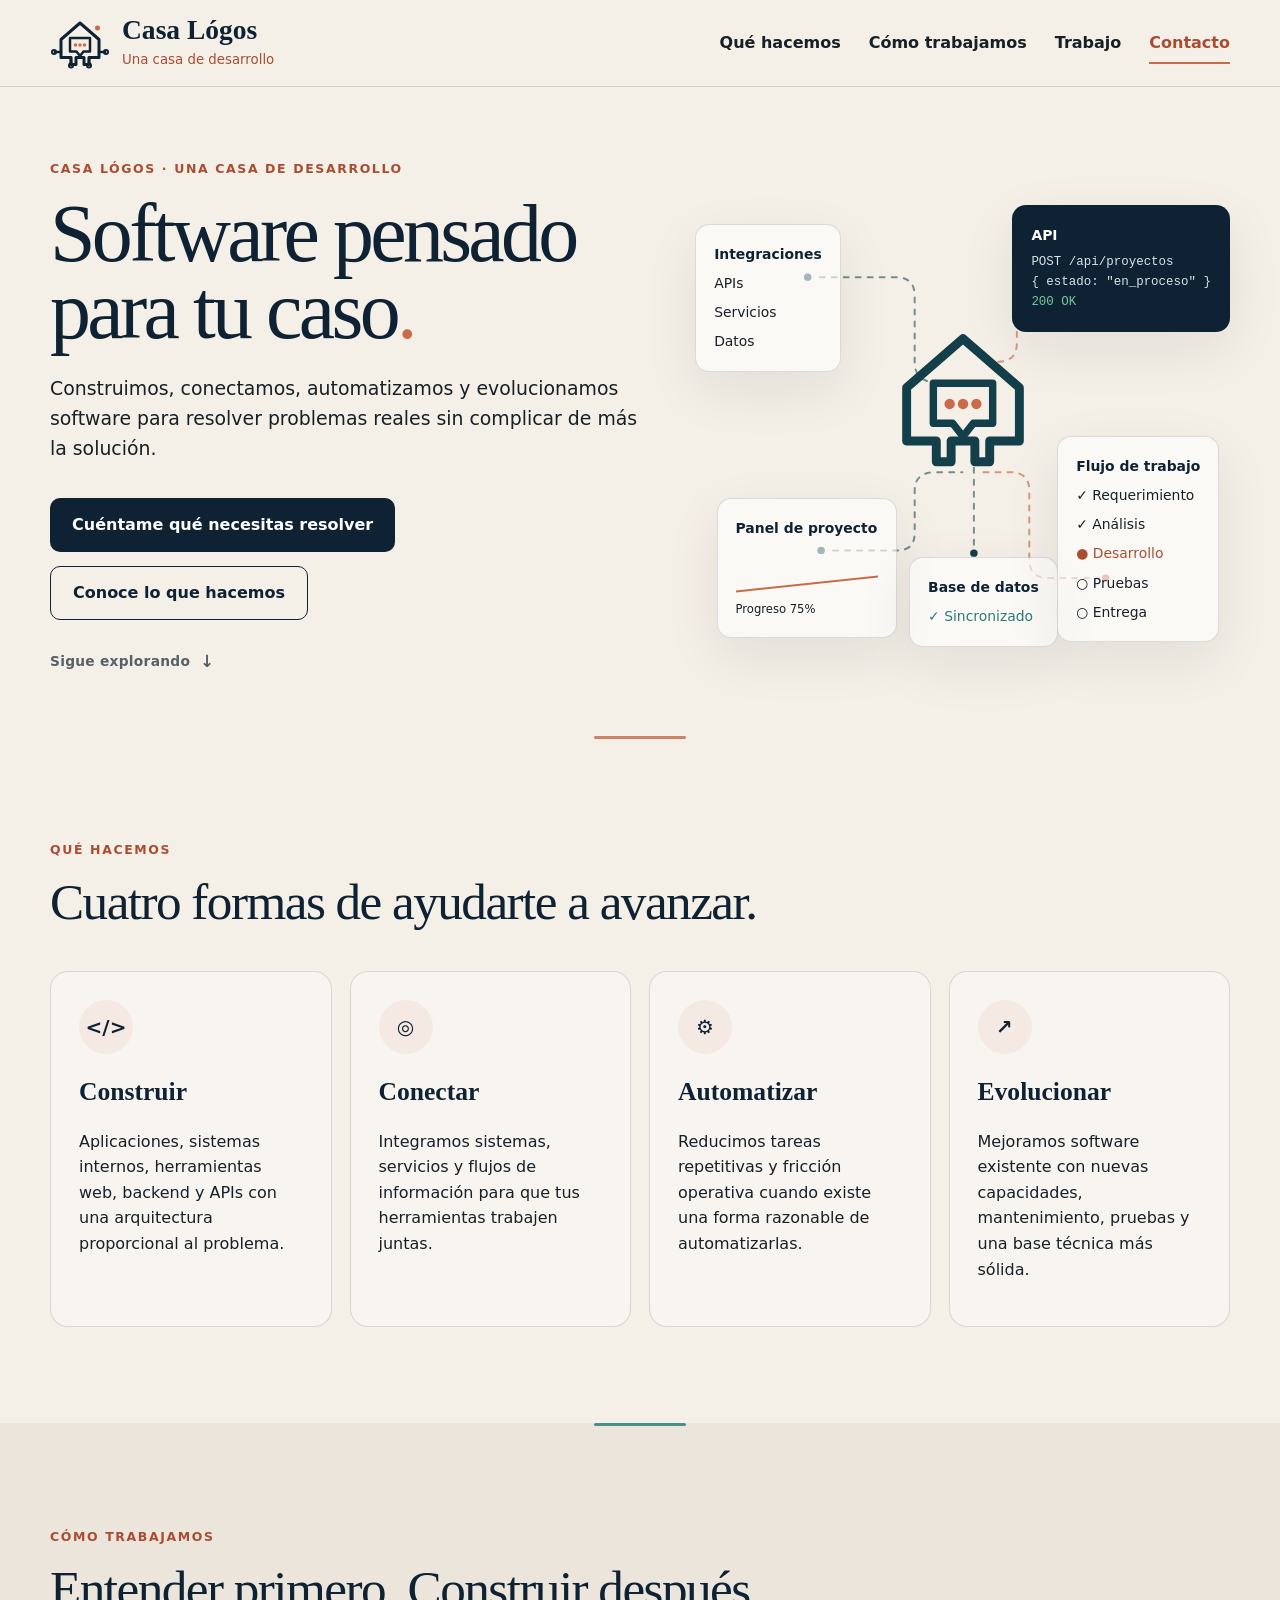
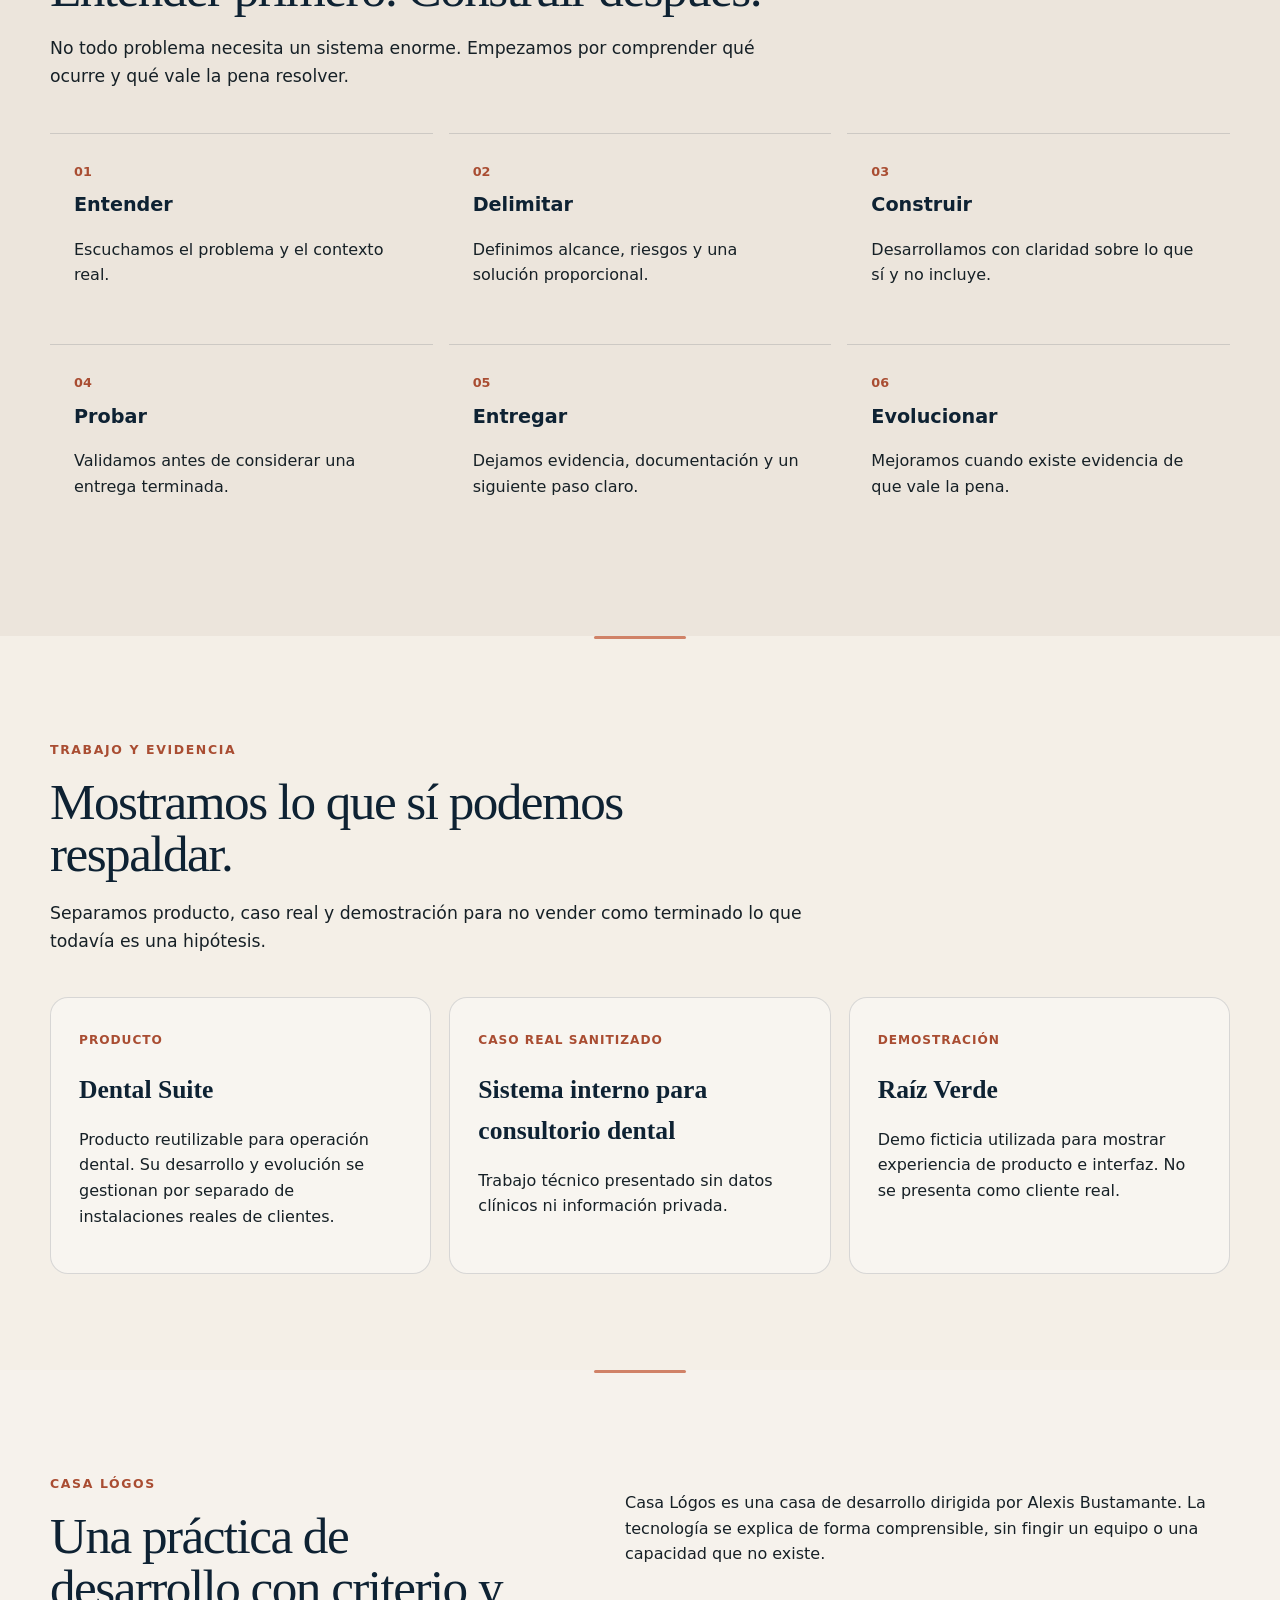
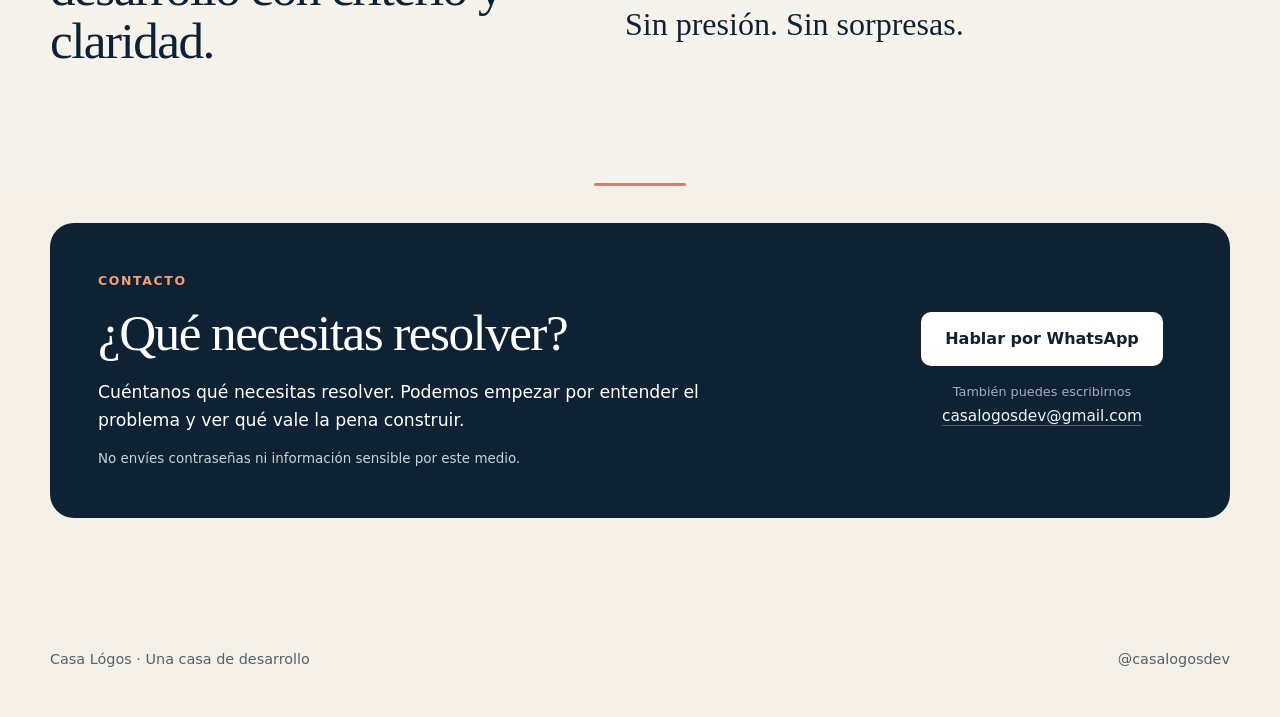
<file: index.html>
<!doctype html>
<html lang="es">
<head>
<meta charset="utf-8">
<meta name="viewport" content="width=device-width, initial-scale=1">
<title>Casa Lógos — Una casa de desarrollo</title>
<meta name="description" content="Casa Lógos construye, conecta, automatiza y evoluciona software pensado para tu caso.">
<link rel="icon" href="assets/favicon.svg" type="image/svg+xml">
<link rel="stylesheet" href="styles.css">
</head>
<body>
<header class="site-header">
<div class="container nav">
<a class="brand" href="#inicio" aria-label="Casa Lógos, inicio">
<svg class="brand-mark" viewBox="0 0 120 120" aria-hidden="true">
<path d="M22 53 60 20l38 33v36H78v14H68V89H52v14H42V89H22Z" fill="none" stroke="currentColor" stroke-width="6" stroke-linejoin="round"/>
<path d="M40 50h40v27H67l-7 9-7-9H40Z" fill="none" stroke="currentColor" stroke-width="5" stroke-linejoin="round"/>
<circle cx="51" cy="64" r="3.5"/><circle cx="60" cy="64" r="3.5"/><circle cx="69" cy="64" r="3.5"/>
<path d="M22 78H10M98 78h12M42 89v12M78 89v12" fill="none" stroke="currentColor" stroke-width="5" stroke-linecap="round"/>
<circle cx="8" cy="78" r="4" fill="none" stroke="currentColor" stroke-width="4"/>
<circle cx="112" cy="78" r="4" fill="none" stroke="currentColor" stroke-width="4"/>
<circle cx="42" cy="105" r="4" fill="none" stroke="currentColor" stroke-width="4"/>
<circle cx="78" cy="105" r="4" fill="none" stroke="currentColor" stroke-width="4"/>
<circle class="accent-dot" cx="95" cy="30" r="5"/>
</svg>
<span><strong>Casa Lógos</strong><small>Una casa de desarrollo</small></span>
</a>
<button class="menu-toggle" aria-expanded="false" aria-controls="menu">Menú</button>
<nav id="menu" class="menu">
<span class="menu-kicker">Explorar Casa Lógos</span>
<a href="#que-hacemos">Qué hacemos</a>
<a href="#como-trabajamos">Cómo trabajamos</a>
<a href="#trabajo">Trabajo</a>
<a href="#contacto">Contacto</a>
</nav>
</div>
</header>

<main>
<section id="inicio" class="hero">
<div class="container hero-grid">
<div class="hero-copy">
<p class="eyebrow">Casa Lógos · Una casa de desarrollo</p>
<h1>Software pensado<br>para tu caso<span>.</span></h1>
<p class="lead">Construimos, conectamos, automatizamos y evolucionamos software para resolver problemas reales sin complicar de más la solución.</p>
<div class="hero-actions">
<a class="btn primary" href="#contacto">Cuéntame qué necesitas resolver</a>
<a class="btn secondary" href="#que-hacemos">Conoce lo que hacemos</a>
</div>
<a class="scroll-cue" href="#que-hacemos" aria-label="Seguir explorando Casa Lógos">
<span>Sigue explorando</span>
<span class="scroll-cue-arrow" aria-hidden="true">↓</span>
</a>
</div>

<div class="system-visual" aria-label="Diagrama ilustrativo de software, integraciones y flujo de trabajo">
<svg class="system-links" viewBox="0 0 560 500" aria-hidden="true" preserveAspectRatio="none">
<path class="link link-blue" d="M118 98 H210 Q230 98 230 118 V190 Q230 212 252 212 H282"/>
<path class="link link-orange" d="M440 88 H355 Q337 88 337 106 V170 Q337 190 316 190 H300"/>
<path class="link link-blue" d="M132 395 H212 Q230 395 230 376 V330 Q230 310 252 310 H280"/>
<path class="link link-orange" d="M302 310 H330 Q350 310 350 330 V405 Q350 425 370 425 H430"/>
<path class="link link-blue" d="M292 292 V398"/>
<circle class="link-node blue-node" cx="118" cy="98" r="5"/>
<circle class="link-node orange-node" cx="440" cy="88" r="5"/>
<circle class="link-node blue-node" cx="132" cy="395" r="5"/>
<circle class="link-node orange-node" cx="430" cy="425" r="5"/>
<circle class="link-node blue-node" cx="292" cy="398" r="5"/>
</svg>
<div class="node center-node">
<svg viewBox="0 0 120 120" aria-hidden="true">
<path d="M22 53 60 20l38 33v36H78v14H68V89H52v14H42V89H22Z" fill="none" stroke="currentColor" stroke-width="6" stroke-linejoin="round"/>
<path d="M40 50h40v27H67l-7 9-7-9H40Z" fill="none" stroke="currentColor" stroke-width="5" stroke-linejoin="round"/>
<circle cx="51" cy="64" r="3.5"/><circle cx="60" cy="64" r="3.5"/><circle cx="69" cy="64" r="3.5"/>
</svg>
</div>
<div class="panel integrations"><strong>Integraciones</strong><span>APIs</span><span>Servicios</span><span>Datos</span></div>
<div class="panel api"><strong>API</strong><code>POST /api/proyectos<br>{ estado: "en_proceso" }<br><span>200 OK</span></code></div>
<div class="panel progress"><strong>Panel de proyecto</strong><div class="spark"></div><small>Progreso 75%</small></div>
<div class="panel database"><strong>Base de datos</strong><span>✓ Sincronizado</span></div>
<div class="panel workflow"><strong>Flujo de trabajo</strong><span>✓ Requerimiento</span><span>✓ Análisis</span><span class="active">● Desarrollo</span><span>○ Pruebas</span><span>○ Entrega</span></div>
</div>
</div>
</section>

<section id="que-hacemos" class="section">
<div class="container">
<div class="section-heading">
<p class="eyebrow">Qué hacemos</p>
<h2>Cuatro formas de ayudarte a avanzar.</h2>
</div>
<div class="cards">
<article class="card"><div class="icon">&lt;/&gt;</div><h3>Construir</h3><p>Aplicaciones, sistemas internos, herramientas web, backend y APIs con una arquitectura proporcional al problema.</p></article>
<article class="card"><div class="icon">◎</div><h3>Conectar</h3><p>Integramos sistemas, servicios y flujos de información para que tus herramientas trabajen juntas.</p></article>
<article class="card"><div class="icon">⚙</div><h3>Automatizar</h3><p>Reducimos tareas repetitivas y fricción operativa cuando existe una forma razonable de automatizarlas.</p></article>
<article class="card"><div class="icon">↗</div><h3>Evolucionar</h3><p>Mejoramos software existente con nuevas capacidades, mantenimiento, pruebas y una base técnica más sólida.</p></article>
</div>
</div>
</section>

<section id="como-trabajamos" class="section alt">
<div class="container">
<div class="section-heading">
<p class="eyebrow">Cómo trabajamos</p>
<h2>Entender primero. Construir después.</h2>
<p>No todo problema necesita un sistema enorme. Empezamos por comprender qué ocurre y qué vale la pena resolver.</p>
</div>
<ol class="steps">
<li><span>01</span><strong>Entender</strong><p>Escuchamos el problema y el contexto real.</p></li>
<li><span>02</span><strong>Delimitar</strong><p>Definimos alcance, riesgos y una solución proporcional.</p></li>
<li><span>03</span><strong>Construir</strong><p>Desarrollamos con claridad sobre lo que sí y no incluye.</p></li>
<li><span>04</span><strong>Probar</strong><p>Validamos antes de considerar una entrega terminada.</p></li>
<li><span>05</span><strong>Entregar</strong><p>Dejamos evidencia, documentación y un siguiente paso claro.</p></li>
<li><span>06</span><strong>Evolucionar</strong><p>Mejoramos cuando existe evidencia de que vale la pena.</p></li>
</ol>
</div>
</section>

<section id="trabajo" class="section">
<div class="container">
<div class="section-heading">
<p class="eyebrow">Trabajo y evidencia</p>
<h2>Mostramos lo que sí podemos respaldar.</h2>
<p>Separamos producto, caso real y demostración para no vender como terminado lo que todavía es una hipótesis.</p>
</div>
<div class="work-grid">
<article class="work-card"><span class="tag">Producto</span><h3>Dental Suite</h3><p>Producto reutilizable para operación dental. Su desarrollo y evolución se gestionan por separado de instalaciones reales de clientes.</p></article>
<article class="work-card"><span class="tag">Caso real sanitizado</span><h3>Sistema interno para consultorio dental</h3><p>Trabajo técnico presentado sin datos clínicos ni información privada.</p></article>
<article class="work-card"><span class="tag">Demostración</span><h3>Raíz Verde</h3><p>Demo ficticia utilizada para mostrar experiencia de producto e interfaz. No se presenta como cliente real.</p></article>
</div>
</div>
</section>

<section class="section about">
<div class="container about-grid">
<div>
<p class="eyebrow">Casa Lógos</p>
<h2>Una práctica de desarrollo con criterio y claridad.</h2>
</div>
<div>
<p>Casa Lógos es una casa de desarrollo dirigida por Alexis Bustamante. La tecnología se explica de forma comprensible, sin fingir un equipo o una capacidad que no existe.</p>
<p class="principle">Sin presión. Sin sorpresas.</p>
</div>
</div>
</section>

<section id="contacto" class="contact section">
<div class="container contact-box">
<div class="contact-copy">
<p class="eyebrow">Contacto</p>
<h2>¿Qué necesitas resolver?</h2>
<p>Cuéntanos qué necesitas resolver. Podemos empezar por entender el problema y ver qué vale la pena construir.</p>
<p class="contact-note">No envíes contraseñas ni información sensible por este medio.</p>
</div>
<div class="contact-actions">
<a class="contact-action contact-action-primary" href="https://wa.me/522298895406?text=Hola%2C%20vi%20Casa%20L%C3%B3gos%20y%20quisiera%20platicar%20sobre%20algo%20que%20necesito%20resolver." target="_blank" rel="noopener noreferrer">Hablar por WhatsApp</a>
<div class="contact-email-group">
<span class="contact-email-label">También puedes escribirnos</span>
<a class="contact-email" href="mailto:casalogosdev@gmail.com?subject=Consulta%20desde%20Casa%20L%C3%B3gos">casalogosdev@gmail.com</a>
</div>
</div>
</div>
</section>
</main>

<footer>
<div class="container footer-inner">
<span>Casa Lógos · Una casa de desarrollo</span>
<span>@casalogosdev</span>
</div>
</footer>

<script src="script.js"></script>
</body>
</html>
</file>
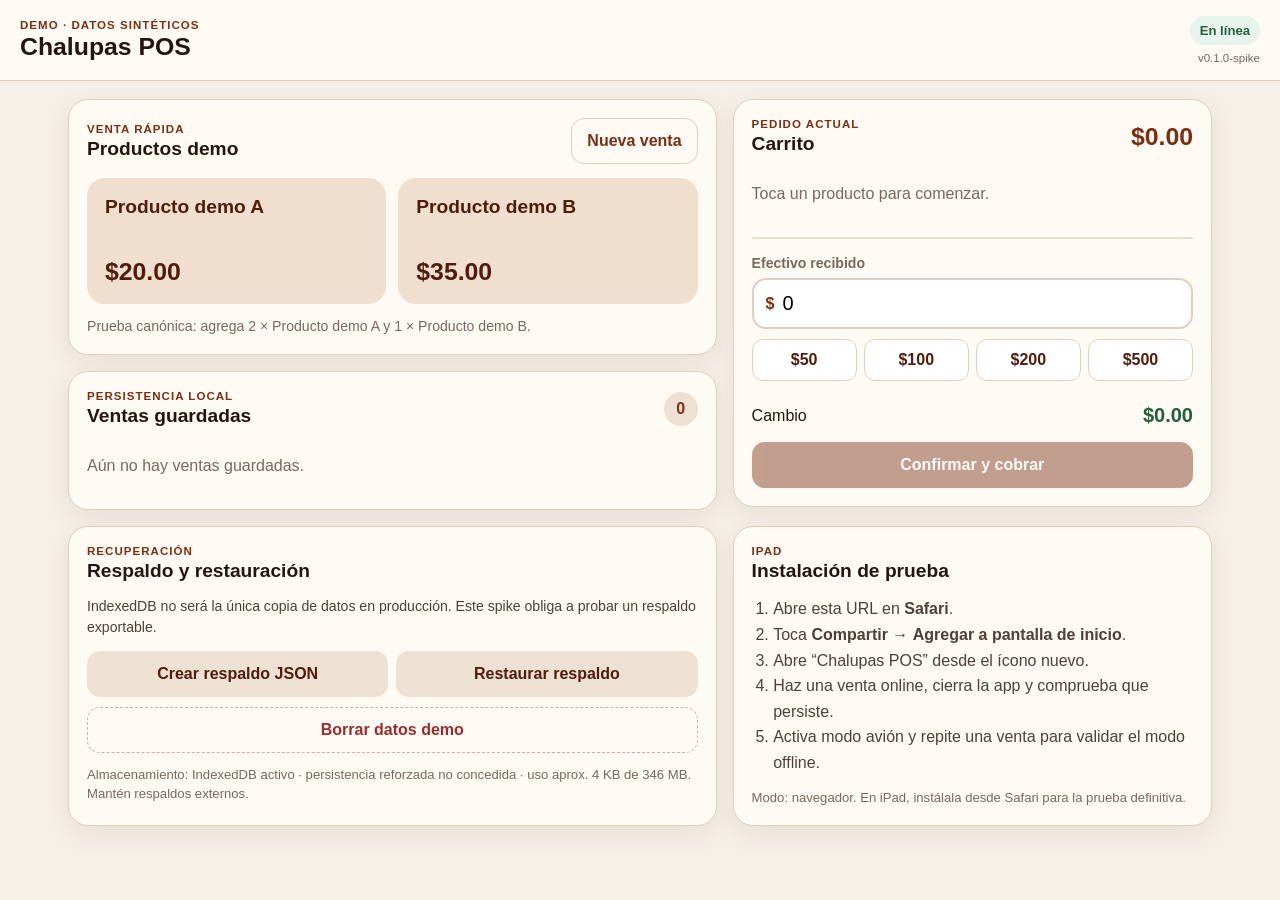
<file: demos/chalupas-pos-pwa/index.html>
<!doctype html>
<html lang="es">
<head>
  <meta charset="utf-8" />
  <meta name="viewport" content="width=device-width, initial-scale=1, viewport-fit=cover" />
  <meta name="theme-color" content="#7a2f13" />
  <meta name="apple-mobile-web-app-capable" content="yes" />
  <meta name="apple-mobile-web-app-status-bar-style" content="default" />
  <meta name="apple-mobile-web-app-title" content="Chalupas POS" />
  <title>Chalupas POS — Spike PWA</title>
  <link rel="manifest" href="./manifest.webmanifest?v=3" />
  <link rel="apple-touch-icon" sizes="152x152" href="./apple-touch-icon-v3-152.png" />
  <link rel="apple-touch-icon" sizes="180x180" href="./apple-touch-icon-v3-180.png" />
  <link rel="stylesheet" href="./styles.css" />
</head>
<body>
  <header class="topbar">
    <div>
      <p class="eyebrow">DEMO · DATOS SINTÉTICOS</p>
      <h1>Chalupas POS</h1>
    </div>
    <div class="status-wrap">
      <span id="networkStatus" class="status">Comprobando red…</span>
      <span class="version">v0.1.0-spike</span>
    </div>
  </header>

  <main class="layout">
    <section class="panel products-panel" aria-labelledby="productos-title">
      <div class="section-head">
        <div>
          <p class="kicker">Venta rápida</p>
          <h2 id="productos-title">Productos demo</h2>
        </div>
        <button id="newSaleBtn" class="button ghost" type="button">Nueva venta</button>
      </div>
      <div id="productGrid" class="product-grid" aria-live="polite"></div>
      <p class="helper">Prueba canónica: agrega 2 × Producto demo A y 1 × Producto demo B.</p>
    </section>

    <section class="panel cart-panel" aria-labelledby="pedido-title">
      <div class="section-head">
        <div>
          <p class="kicker">Pedido actual</p>
          <h2 id="pedido-title">Carrito</h2>
        </div>
        <strong id="cartTotal" class="total">$0</strong>
      </div>
      <div id="cartList" class="cart-list empty-state">Toca un producto para comenzar.</div>
      <div class="payment-box">
        <label for="receivedAmount">Efectivo recibido</label>
        <div class="money-row">
          <span>$</span>
          <input id="receivedAmount" inputmode="decimal" type="number" min="0" step="1" value="0" />
        </div>
        <div class="quick-cash" aria-label="Montos rápidos">
          <button type="button" data-cash="50">$50</button>
          <button type="button" data-cash="100">$100</button>
          <button type="button" data-cash="200">$200</button>
          <button type="button" data-cash="500">$500</button>
        </div>
        <div class="change-row">
          <span>Cambio</span>
          <strong id="changeAmount">$0</strong>
        </div>
        <button id="chargeBtn" class="button primary full" type="button" disabled>Confirmar y cobrar</button>
      </div>
    </section>

    <section class="panel history-panel" aria-labelledby="historial-title">
      <div class="section-head">
        <div>
          <p class="kicker">Persistencia local</p>
          <h2 id="historial-title">Ventas guardadas</h2>
        </div>
        <span id="saleCount" class="badge">0</span>
      </div>
      <div id="salesList" class="sales-list empty-state">Aún no hay ventas guardadas.</div>
    </section>

    <section class="panel recovery-panel" aria-labelledby="respaldo-title">
      <div class="section-head">
        <div>
          <p class="kicker">Recuperación</p>
          <h2 id="respaldo-title">Respaldo y restauración</h2>
        </div>
      </div>
      <p class="helper strong">IndexedDB no será la única copia de datos en producción. Este spike obliga a probar un respaldo exportable.</p>
      <div class="button-row">
        <button id="backupBtn" class="button secondary" type="button">Crear respaldo JSON</button>
        <label class="button secondary file-button" for="restoreInput">Restaurar respaldo</label>
        <input id="restoreInput" type="file" accept="application/json,.json" hidden />
      </div>
      <button id="resetBtn" class="button danger-text" type="button">Borrar datos demo</button>
      <p id="storageStatus" class="storage-status">Almacenamiento: comprobando…</p>
    </section>

    <section class="panel install-panel" aria-labelledby="instalar-title">
      <div class="section-head">
        <div>
          <p class="kicker">iPad</p>
          <h2 id="instalar-title">Instalación de prueba</h2>
        </div>
      </div>
      <ol class="install-steps">
        <li>Abre esta URL en <strong>Safari</strong>.</li>
        <li>Toca <strong>Compartir</strong> → <strong>Agregar a pantalla de inicio</strong>.</li>
        <li>Abre “Chalupas POS” desde el ícono nuevo.</li>
        <li>Haz una venta online, cierra la app y comprueba que persiste.</li>
        <li>Activa modo avión y repite una venta para validar el modo offline.</li>
      </ol>
      <p id="installMode" class="storage-status"></p>
    </section>
  </main>

  <dialog id="receiptDialog" class="receipt-dialog">
    <div class="receipt-card">
      <p class="eyebrow">VENTA DEMO GUARDADA</p>
      <h2 id="receiptFolio">Folio</h2>
      <dl>
        <div><dt>Total</dt><dd id="receiptTotal">$0</dd></div>
        <div><dt>Recibido</dt><dd id="receiptReceived">$0</dd></div>
        <div><dt>Cambio</dt><dd id="receiptChange">$0</dd></div>
      </dl>
      <button id="closeReceiptBtn" class="button primary full" type="button">Listo</button>
    </div>
  </dialog>

  <div id="toast" class="toast" role="status" aria-live="polite"></div>

  <script src="./core.js"></script>
  <script src="./db.js"></script>
  <script src="./app.js"></script>
</body>
</html>
</file>
<file: styles.css>
:root{
--paper:#F4EFE7;
--paper-2:#ECE5DC;
--navy:#0E2233;
--blue:#123F4A;
--teal:#2B7A78;
--orange:#C96B4B;
--orange-text:#A94D32;
--text:#162026;
--white:#FFFFFF;
--border:rgba(14,34,51,.14);
--shadow:0 18px 55px rgba(14,34,51,.08);
}
*{box-sizing:border-box}
html{scroll-behavior:smooth}
body{margin:0;background:var(--paper);color:var(--text);font-family:Inter,system-ui,-apple-system,BlinkMacSystemFont,"Segoe UI",sans-serif;line-height:1.6}
[id]{scroll-margin-top:110px}
a{color:inherit;text-decoration:none}
.container{width:min(1180px,calc(100% - 40px));margin:auto}
.site-header{position:sticky;top:0;z-index:10;background:rgba(244,239,231,.9);backdrop-filter:blur(14px);border-bottom:1px solid var(--border)}
.nav{min-height:86px;display:flex;align-items:center;justify-content:space-between;gap:28px}
.brand{display:flex;align-items:center;gap:12px;color:var(--navy)}
.brand-mark{width:60px;height:60px;fill:var(--orange);flex:none}
.brand strong{display:block;font-family:Georgia,"Times New Roman",serif;font-size:1.72rem;line-height:1}
.brand small{display:block;color:var(--orange-text);margin-top:6px}
.menu{display:flex;gap:28px;font-weight:600}
.menu-kicker{display:none}
.menu a{position:relative;transition:color .22s ease}
.menu a::after{content:"";position:absolute;left:0;right:0;bottom:-8px;height:2px;background:var(--orange);transform:scaleX(0);transform-origin:left;transition:transform .22s ease}
.menu a:hover,.menu a.active{color:var(--orange-text)}
.menu a.active::after{transform:scaleX(1)}
.menu-toggle{display:none;border:1px solid var(--border);background:transparent;padding:9px 13px;border-radius:999px;color:var(--navy)}
.hero{padding:72px 0 62px}
.hero-grid{display:grid;grid-template-columns:1.05fr .95fr;gap:54px;align-items:center}
.eyebrow{text-transform:uppercase;letter-spacing:.13em;font-weight:800;font-size:.78rem;color:var(--orange-text);margin:0 0 16px}
h1,h2,h3{color:var(--navy);margin-top:0}
h1,h2{font-family:Georgia,"Times New Roman",serif;font-weight:500}
h1{font-size:clamp(3.4rem,6.4vw,6rem);line-height:.94;letter-spacing:-.045em;margin-bottom:24px}
h1 span{color:var(--orange)}
h2{font-size:clamp(2.4rem,4vw,4.2rem);line-height:1.02;letter-spacing:-.03em;margin-bottom:20px}
.lead{font-size:1.18rem;max-width:650px}
.hero-actions{display:flex;gap:14px;flex-wrap:wrap;margin-top:34px}
.btn{display:inline-flex;justify-content:center;align-items:center;min-height:54px;padding:0 22px;border-radius:10px;font-weight:800;transition:transform .22s ease,box-shadow .22s ease,background-color .22s ease}
.btn.primary{background:var(--navy);color:white}
.btn.secondary{border:1.5px solid var(--navy);color:var(--navy)}
.scroll-cue{display:inline-flex;align-items:center;gap:10px;margin-top:28px;color:#556168;font-size:.86rem;font-weight:700;letter-spacing:.02em;transition:color .22s ease}
.scroll-cue:hover{color:var(--orange-text)}
.scroll-cue-arrow{font-size:1.05rem;animation:scroll-cue 1.8s ease-in-out infinite}
.system-visual{position:relative;min-height:460px}
.system-links{position:absolute;inset:0;width:100%;height:100%;z-index:0;pointer-events:none}
.link{fill:none;stroke-width:2;stroke-linecap:round;stroke-dasharray:5 7;vector-effect:non-scaling-stroke}
.link-blue{stroke:rgba(18,63,74,.55)}
.link-orange{stroke:rgba(201,107,75,.65)}
.link-node{stroke:var(--paper);stroke-width:2;vector-effect:non-scaling-stroke}
.blue-node{fill:var(--blue)}
.orange-node{fill:var(--orange)}
.node,.panel{position:absolute;z-index:1;background:rgba(255,255,255,.62);border:1px solid var(--border);box-shadow:var(--shadow);border-radius:14px}
.center-node{width:178px;height:178px;left:50%;top:46%;transform:translate(-50%,-50%);display:grid;place-items:center;background:transparent;border:none;box-shadow:none;color:var(--blue);fill:var(--orange)}
.center-node svg{width:100%;height:100%}
.panel{padding:18px;display:flex;flex-direction:column;gap:7px;font-size:.87rem}
.panel strong{color:var(--navy)}
.integrations{left:0;top:8%}
.api{right:0;top:4%;background:var(--navy);color:#d8e3e8}
.api strong{color:#fff}.api code{font-size:.78rem}.api code span{color:#73c7a3}
.progress{left:4%;bottom:2%;width:180px}
.spark{height:34px;border-bottom:2px solid var(--orange);transform:skewY(-6deg);margin:5px 0 8px}
.database{left:40%;bottom:0}
.database span{color:var(--teal)}
.workflow{right:2%;bottom:1%}
.workflow .active{color:var(--orange-text)}
.section{position:relative;padding:104px 0 96px;border-top:0}
.section::before{content:"";position:absolute;top:0;left:50%;width:min(92px,24vw);height:3px;border-radius:999px;background:var(--orange);transform:translateX(-50%);opacity:.82}
.section.alt{background:var(--paper-2)}
.section.alt::before{background:var(--teal)}
.about{background:rgba(255,255,255,.20)}
.section-heading{max-width:760px;margin-bottom:42px}
.section-heading>p:not(.eyebrow){font-size:1.08rem}
.cards{display:grid;grid-template-columns:repeat(4,1fr);gap:18px}
.card,.work-card{border:1px solid var(--border);border-radius:18px;padding:28px;background:rgba(255,255,255,.38);min-height:250px}
.card .icon{width:54px;height:54px;border-radius:50%;display:grid;place-items:center;background:rgba(201,107,75,.08);color:var(--navy);font-weight:900;font-size:1.25rem}
.card h3,.work-card h3{font-family:Georgia,"Times New Roman",serif;font-size:1.6rem;margin:18px 0 12px}
.steps{list-style:none;padding:0;margin:0;display:grid;grid-template-columns:repeat(3,1fr);gap:16px}
.steps li{padding:24px;border-top:1px solid var(--border)}
.steps span{font-weight:800;color:var(--orange-text);font-size:.8rem}
.steps strong{display:block;color:var(--navy);font-size:1.2rem;margin-top:7px}
.work-grid{display:grid;grid-template-columns:repeat(3,1fr);gap:18px}
.tag{display:inline-block;color:var(--orange-text);font-size:.76rem;font-weight:800;text-transform:uppercase;letter-spacing:.08em}
.about-grid{display:grid;grid-template-columns:.9fr 1.1fr;gap:80px}
.principle{font-family:Georgia,"Times New Roman",serif;color:var(--navy);font-size:2rem}
.contact{padding-top:40px}
.contact-box{background:var(--navy);color:white;border-radius:24px;padding:48px;display:flex;justify-content:space-between;gap:40px;align-items:center}
.contact-copy{max-width:680px}
.contact-box h2{color:white}
.contact-box .eyebrow{color:#f0a07c}
.contact-copy>p:not(.eyebrow):not(.contact-note){font-size:1.08rem;margin-bottom:14px}
.contact-note{margin:0;color:#c9d3d8;font-size:.84rem}
.contact-actions{display:flex;flex-direction:column;align-items:center;gap:16px;min-width:280px}
.contact-action{display:inline-flex;justify-content:center;align-items:center;min-height:54px;padding:0 24px;border-radius:10px;font-weight:800;transition:transform .22s ease,box-shadow .22s ease,background-color .22s ease}
.contact-action-primary{background:var(--white);color:var(--navy);min-width:220px}
.contact-email-group{display:flex;flex-direction:column;align-items:center;gap:2px;text-align:center}
.contact-email-label{color:#9fb0b9;font-size:.8rem}
.contact-email{color:#f2f6f8;font-size:.96rem;text-decoration:underline;text-decoration-color:rgba(242,246,248,.28);text-underline-offset:4px;transition:color .22s ease,text-decoration-color .22s ease;overflow-wrap:anywhere}
footer{padding:34px 0 46px}
.footer-inner{display:flex;justify-content:space-between;gap:24px;color:#556168;font-size:.9rem}
@keyframes scroll-cue{0%,100%{transform:translateY(0)}50%{transform:translateY(5px)}}
.reveal-target{opacity:1;transform:none;filter:none}
.reveal-ready .reveal-target{opacity:0;transform:translateY(38px);filter:blur(3px)}
.reveal-ready .reveal-target.is-visible{opacity:1;transform:none;filter:none;transition:opacity .72s cubic-bezier(.2,.7,.2,1),transform .72s cubic-bezier(.2,.7,.2,1),filter .72s ease}
@media(hover:hover) and (pointer:fine){
.btn:hover,.contact-action:hover{transform:translateY(-2px);box-shadow:0 10px 24px rgba(14,34,51,.12)}
.contact-email:hover{color:#fff;text-decoration-color:#fff}
.card,.work-card{transition:transform .22s ease,border-color .22s ease,background-color .22s ease}
.card:hover,.work-card:hover{transform:translateY(-4px);border-color:rgba(201,107,75,.32);background:rgba(255,255,255,.52)}
}
@media(prefers-reduced-motion:reduce){
html{scroll-behavior:auto}
.scroll-cue-arrow{animation:none}
}
@media(max-width:900px){
.menu-toggle{display:block}
.menu{display:none;position:absolute;top:82px;left:20px;right:20px;background:var(--paper);border:1px solid var(--border);border-radius:14px;padding:16px;flex-direction:column;box-shadow:var(--shadow)}
.menu.open{display:flex}
.hero-grid,.about-grid{grid-template-columns:1fr}
.system-visual{min-height:480px}
.cards{grid-template-columns:repeat(2,1fr)}
.work-grid{grid-template-columns:1fr}
.menu{gap:6px;padding:18px}
.menu-kicker{display:block;padding:4px 12px 10px;color:#6d7478;font-size:.72rem;font-weight:800;letter-spacing:.11em;text-transform:uppercase}
.menu a{padding:11px 12px;border-radius:10px}
.menu a::after{display:none}
.menu a.active{background:rgba(201,107,75,.10);box-shadow:inset 3px 0 0 var(--orange);color:var(--orange-text)}
}
@media(max-width:620px){
.container{width:min(100% - 28px,1180px)}
.system-links{display:none}
.brand strong{font-size:1.35rem}
.brand small{font-size:.74rem}
.hero{padding-top:56px}
h1{font-size:3.25rem}
.system-visual{min-height:620px}
.integrations{left:0;top:0}
.api{right:0;top:18%}
.center-node{top:46%;width:145px;height:145px}
.progress{left:0;bottom:7%}
.database{left:38%;bottom:0}
.workflow{right:0;bottom:12%}
.cards,.steps{grid-template-columns:1fr}
.contact-box{padding:32px 24px;align-items:flex-start;flex-direction:column}
.contact-actions{width:100%;min-width:0;align-items:stretch}
.contact-action{width:100%}
.contact-email-group{align-items:flex-start;text-align:left}
.footer-inner{flex-direction:column}
}
@media(max-width:360px){
.system-visual{
display:grid;
grid-template-columns:1fr;
grid-template-areas:
"integrations"
"api"
"logo"
"workflow"
"progress"
"database";
gap:14px;
min-height:0;
}
.system-visual .panel,.system-visual .center-node{
position:relative;
left:auto;
right:auto;
top:auto;
bottom:auto;
transform:none;
width:auto;
}
.integrations{grid-area:integrations}
.api{grid-area:api}
.center-node{grid-area:logo;justify-self:center;width:145px!important;height:145px}
.workflow{grid-area:workflow}
.progress{grid-area:progress}
.database{grid-area:database}
}
</file>
<file: demos/chalupas-pos-pwa/styles.css>
:root {
  font-family: -apple-system, BlinkMacSystemFont, "Segoe UI", sans-serif;
  color: #26150f;
  background: #f6efe7;
  font-synthesis: none;
  --brown: #7a2f13;
  --brown-dark: #4f1d0c;
  --cream: #fffaf4;
  --line: #dfcfc0;
  --muted: #78685f;
  --success: #235f3d;
  --warning: #8a5310;
  --danger: #9b2c2c;
  --shadow: 0 8px 24px rgba(77, 44, 26, .08);
}
* { box-sizing: border-box; }
html { min-height: 100%; background: #f6efe7; }
body { margin: 0; min-height: 100vh; padding: env(safe-area-inset-top) env(safe-area-inset-right) env(safe-area-inset-bottom) env(safe-area-inset-left); background: #f6efe7; }
button, input { font: inherit; }
button { -webkit-tap-highlight-color: transparent; touch-action: manipulation; }
.topbar { position: sticky; top: 0; z-index: 5; display: flex; justify-content: space-between; align-items: center; gap: 18px; padding: 16px 20px; background: rgba(255,250,244,.96); border-bottom: 1px solid var(--line); backdrop-filter: blur(10px); }
.topbar h1 { margin: 2px 0 0; font-size: 1.55rem; }
.eyebrow, .kicker { margin: 0; letter-spacing: .09em; text-transform: uppercase; font-size: .72rem; font-weight: 800; color: var(--brown); }
.status-wrap { display: flex; align-items: flex-end; gap: 7px; flex-direction: column; }
.status { display: inline-flex; align-items: center; padding: 7px 10px; border-radius: 999px; background: #eee4da; color: var(--muted); font-size: .82rem; font-weight: 700; }
.status.online { background: #e6f4eb; color: var(--success); }
.status.offline { background: #fff0d6; color: var(--warning); }
.version { color: var(--muted); font-size: .72rem; }
.layout { width: min(1180px, 100%); margin: 0 auto; padding: 18px; display: grid; grid-template-columns: 1.15fr .85fr; gap: 16px; }
.panel { background: var(--cream); border: 1px solid var(--line); border-radius: 20px; padding: 18px; box-shadow: var(--shadow); }
.products-panel, .history-panel { grid-column: 1; }
.cart-panel { grid-column: 2; grid-row: 1 / span 2; align-self: start; position: sticky; top: 99px; }
.recovery-panel, .install-panel { grid-column: span 1; }
.section-head { display: flex; align-items: center; justify-content: space-between; gap: 12px; margin-bottom: 14px; }
h2 { margin: 3px 0 0; font-size: 1.2rem; }
.product-grid { display: grid; grid-template-columns: repeat(2, minmax(0, 1fr)); gap: 12px; }
.product-card { min-height: 126px; padding: 16px; text-align: left; border: 2px solid transparent; border-radius: 18px; background: #f0dfce; color: var(--brown-dark); cursor: pointer; display: flex; flex-direction: column; justify-content: space-between; }
.product-card:active { transform: scale(.985); }
.product-card strong { font-size: 1.2rem; }
.product-card .price { font-size: 1.55rem; font-weight: 850; }
.helper { margin: 12px 0 0; color: var(--muted); font-size: .88rem; line-height: 1.45; }
.helper.strong { color: #4d4038; }
.button { min-height: 46px; border: 0; border-radius: 13px; padding: 11px 15px; font-weight: 800; cursor: pointer; }
.button:disabled { opacity: .45; cursor: not-allowed; }
.button.primary { background: var(--brown); color: white; }
.button.secondary { background: #eee1d4; color: var(--brown-dark); }
.button.ghost { background: transparent; color: var(--brown); border: 1px solid var(--line); }
.button.danger-text { width: 100%; margin-top: 10px; background: transparent; color: var(--danger); border: 1px dashed #d9aaaa; }
.button.full { width: 100%; }
.cart-list, .sales-list { display: grid; gap: 10px; }
.empty-state { color: var(--muted); padding: 16px 0; }
.cart-row { display: grid; grid-template-columns: 1fr auto; gap: 10px; align-items: center; padding: 11px 0; border-bottom: 1px solid #eaded3; }
.cart-row:last-child { border-bottom: 0; }
.cart-row h3 { margin: 0 0 4px; font-size: .98rem; }
.cart-row p { margin: 0; color: var(--muted); font-size: .85rem; }
.qty-controls { display: grid; grid-template-columns: 42px 38px 42px; align-items: center; text-align: center; gap: 4px; }
.qty-controls button { width: 42px; height: 42px; border: 0; border-radius: 11px; background: #eee1d4; font-weight: 900; font-size: 1.15rem; }
.total { font-size: 1.55rem; color: var(--brown); }
.payment-box { margin-top: 18px; padding-top: 16px; border-top: 2px solid #eaded3; }
.payment-box label { display: block; color: var(--muted); font-weight: 700; font-size: .88rem; }
.money-row { display: flex; align-items: center; margin: 7px 0 10px; border: 2px solid var(--line); border-radius: 14px; background: white; padding: 0 12px; }
.money-row span { font-weight: 850; color: var(--brown); }
.money-row input { width: 100%; padding: 12px 8px; border: 0; outline: none; font-size: 1.25rem; background: transparent; }
.quick-cash { display: grid; grid-template-columns: repeat(4, 1fr); gap: 7px; margin-bottom: 12px; }
.quick-cash button { min-height: 42px; border: 1px solid var(--line); border-radius: 11px; background: #fff; color: var(--brown-dark); font-weight: 800; }
.change-row { display: flex; justify-content: space-between; align-items: center; padding: 11px 0 15px; }
.change-row strong { font-size: 1.25rem; color: var(--success); }
.sale-card { display: flex; justify-content: space-between; gap: 12px; padding: 12px; border: 1px solid #eaded3; border-radius: 14px; background: white; }
.sale-card strong { color: var(--brown-dark); }
.sale-card p { margin: 4px 0 0; color: var(--muted); font-size: .82rem; }
.badge { min-width: 34px; height: 34px; display: inline-grid; place-items: center; border-radius: 999px; background: #eee1d4; color: var(--brown); font-weight: 850; }
.button-row { display: grid; grid-template-columns: 1fr 1fr; gap: 8px; margin-top: 14px; }
.file-button { display: inline-flex; justify-content: center; align-items: center; text-align: center; }
.storage-status { margin: 12px 0 0; color: var(--muted); font-size: .82rem; line-height: 1.45; }
.install-steps { margin: 10px 0 0; padding-left: 1.35rem; color: #4d4038; line-height: 1.6; }
.receipt-dialog { border: 0; padding: 0; border-radius: 20px; width: min(420px, calc(100% - 30px)); box-shadow: 0 20px 60px rgba(0,0,0,.25); }
.receipt-dialog::backdrop { background: rgba(38,21,15,.45); backdrop-filter: blur(3px); }
.receipt-card { padding: 22px; background: var(--cream); }
.receipt-card h2 { font-size: 1.55rem; margin: 6px 0 16px; }
.receipt-card dl { margin: 0 0 18px; }
.receipt-card dl div { display: flex; justify-content: space-between; padding: 9px 0; border-bottom: 1px solid #eaded3; }
.receipt-card dt { color: var(--muted); }
.receipt-card dd { margin: 0; font-weight: 850; }
.toast { position: fixed; left: 50%; bottom: calc(20px + env(safe-area-inset-bottom)); transform: translate(-50%, 18px); max-width: min(520px, calc(100% - 30px)); padding: 11px 16px; border-radius: 999px; background: #26150f; color: white; opacity: 0; pointer-events: none; transition: .2s ease; z-index: 20; text-align: center; font-weight: 700; font-size: .88rem; }
.toast.show { opacity: 1; transform: translate(-50%, 0); }
@media (max-width: 860px) {
  .layout { grid-template-columns: 1fr; }
  .products-panel, .cart-panel, .history-panel, .recovery-panel, .install-panel { grid-column: 1; grid-row: auto; }
  .cart-panel { position: static; }
}
@media (max-width: 560px) {
  .topbar { padding: 13px 14px; }
  .layout { padding: 12px; gap: 12px; }
  .panel { border-radius: 16px; padding: 14px; }
  .product-card { min-height: 112px; padding: 13px; }
  .button-row { grid-template-columns: 1fr; }
  .quick-cash { grid-template-columns: repeat(2, 1fr); }
}
</file>
